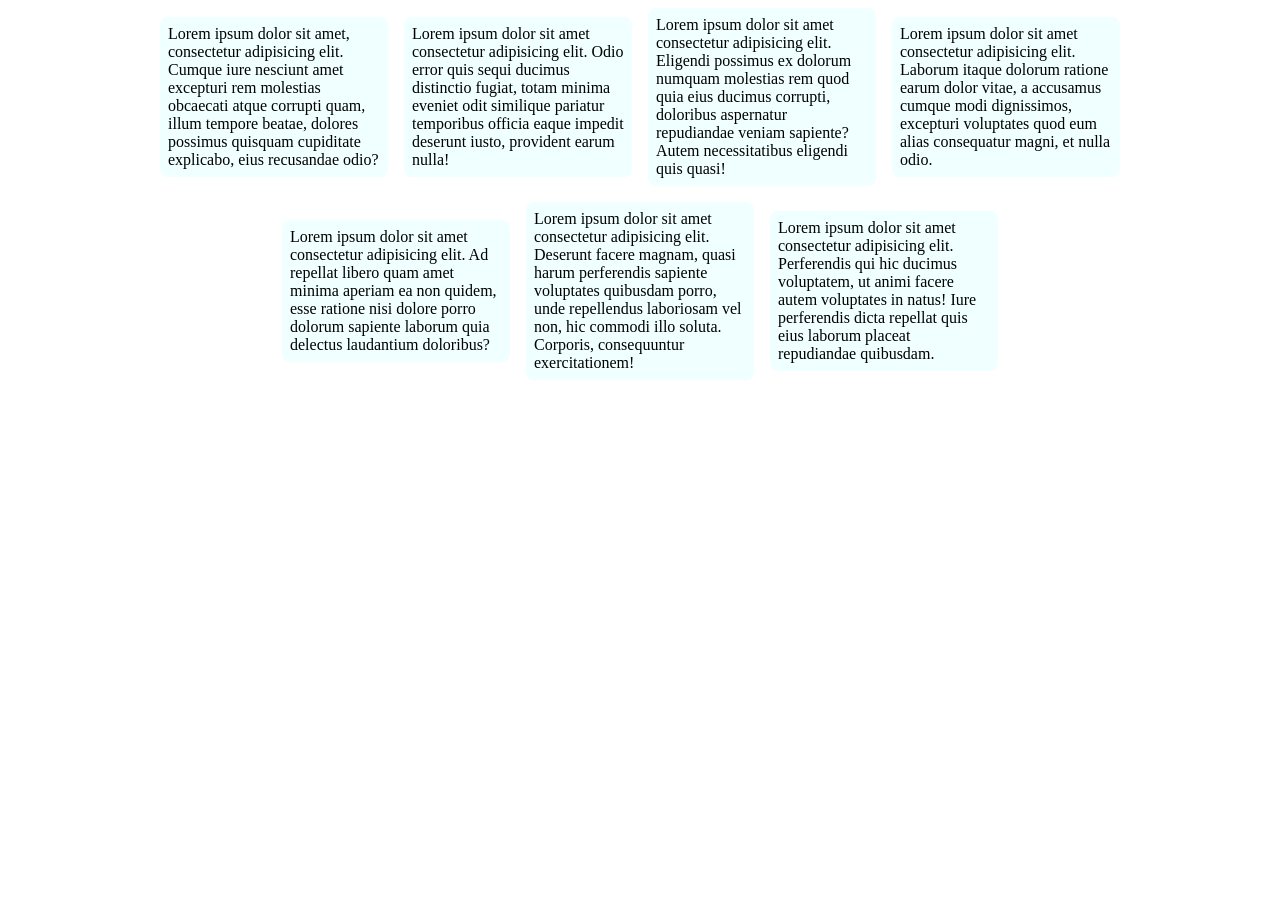
<file: lecture 2/index.html>
<!DOCTYPE html>
<html lang="en">

<head>
    <meta charset="UTF-8">
    <meta name="viewport" content="width=device-width, initial-scale=1.0">
    <title>Document</title>
    <link rel="stylesheet" href="style.css">
</head>

<body>
    <div class="container-parent">
        <div class="container box-row justify-center">
            <div class="box col">
                Lorem ipsum dolor sit amet, consectetur adipisicing elit. Cumque iure nesciunt amet excepturi rem
                molestias obcaecati atque corrupti quam, illum tempore beatae, dolores possimus quisquam cupiditate
                explicabo, eius recusandae odio?
            </div>
            <div class="box col">
                Lorem ipsum dolor sit amet consectetur adipisicing elit. Odio error quis sequi ducimus distinctio
                fugiat, totam minima eveniet odit similique pariatur temporibus officia eaque impedit deserunt iusto,
                provident earum nulla!
            </div>
            <div class="box col">
                Lorem ipsum dolor sit amet consectetur adipisicing elit. Eligendi possimus ex dolorum numquam molestias
                rem quod quia eius ducimus corrupti, doloribus aspernatur repudiandae veniam sapiente? Autem
                necessitatibus eligendi quis quasi!
            </div>
            <div class="box col">
                Lorem ipsum dolor sit amet consectetur adipisicing elit. Laborum itaque dolorum ratione earum dolor
                vitae, a accusamus cumque modi dignissimos, excepturi voluptates quod eum alias consequatur magni, et
                nulla odio.
            </div>
            <div class="box col">
                Lorem ipsum dolor sit amet consectetur adipisicing elit. Ad repellat libero quam amet minima aperiam ea
                non quidem, esse ratione nisi dolore porro dolorum sapiente laborum quia delectus laudantium doloribus?
            </div>
            <div class="box col">
                Lorem ipsum dolor sit amet consectetur adipisicing elit. Deserunt facere magnam, quasi harum perferendis
                sapiente voluptates quibusdam porro, unde repellendus laboriosam vel non, hic commodi illo soluta.
                Corporis, consequuntur exercitationem!
            </div>
            <div class="box col">
                Lorem ipsum dolor sit amet consectetur adipisicing elit. Perferendis qui hic ducimus voluptatem, ut
                animi facere autem voluptates in natus! Iure perferendis dicta repellat quis eius laborum placeat
                repudiandae quibusdam.
            </div>
        </div>
    </div>
</body>

</html>
</file>
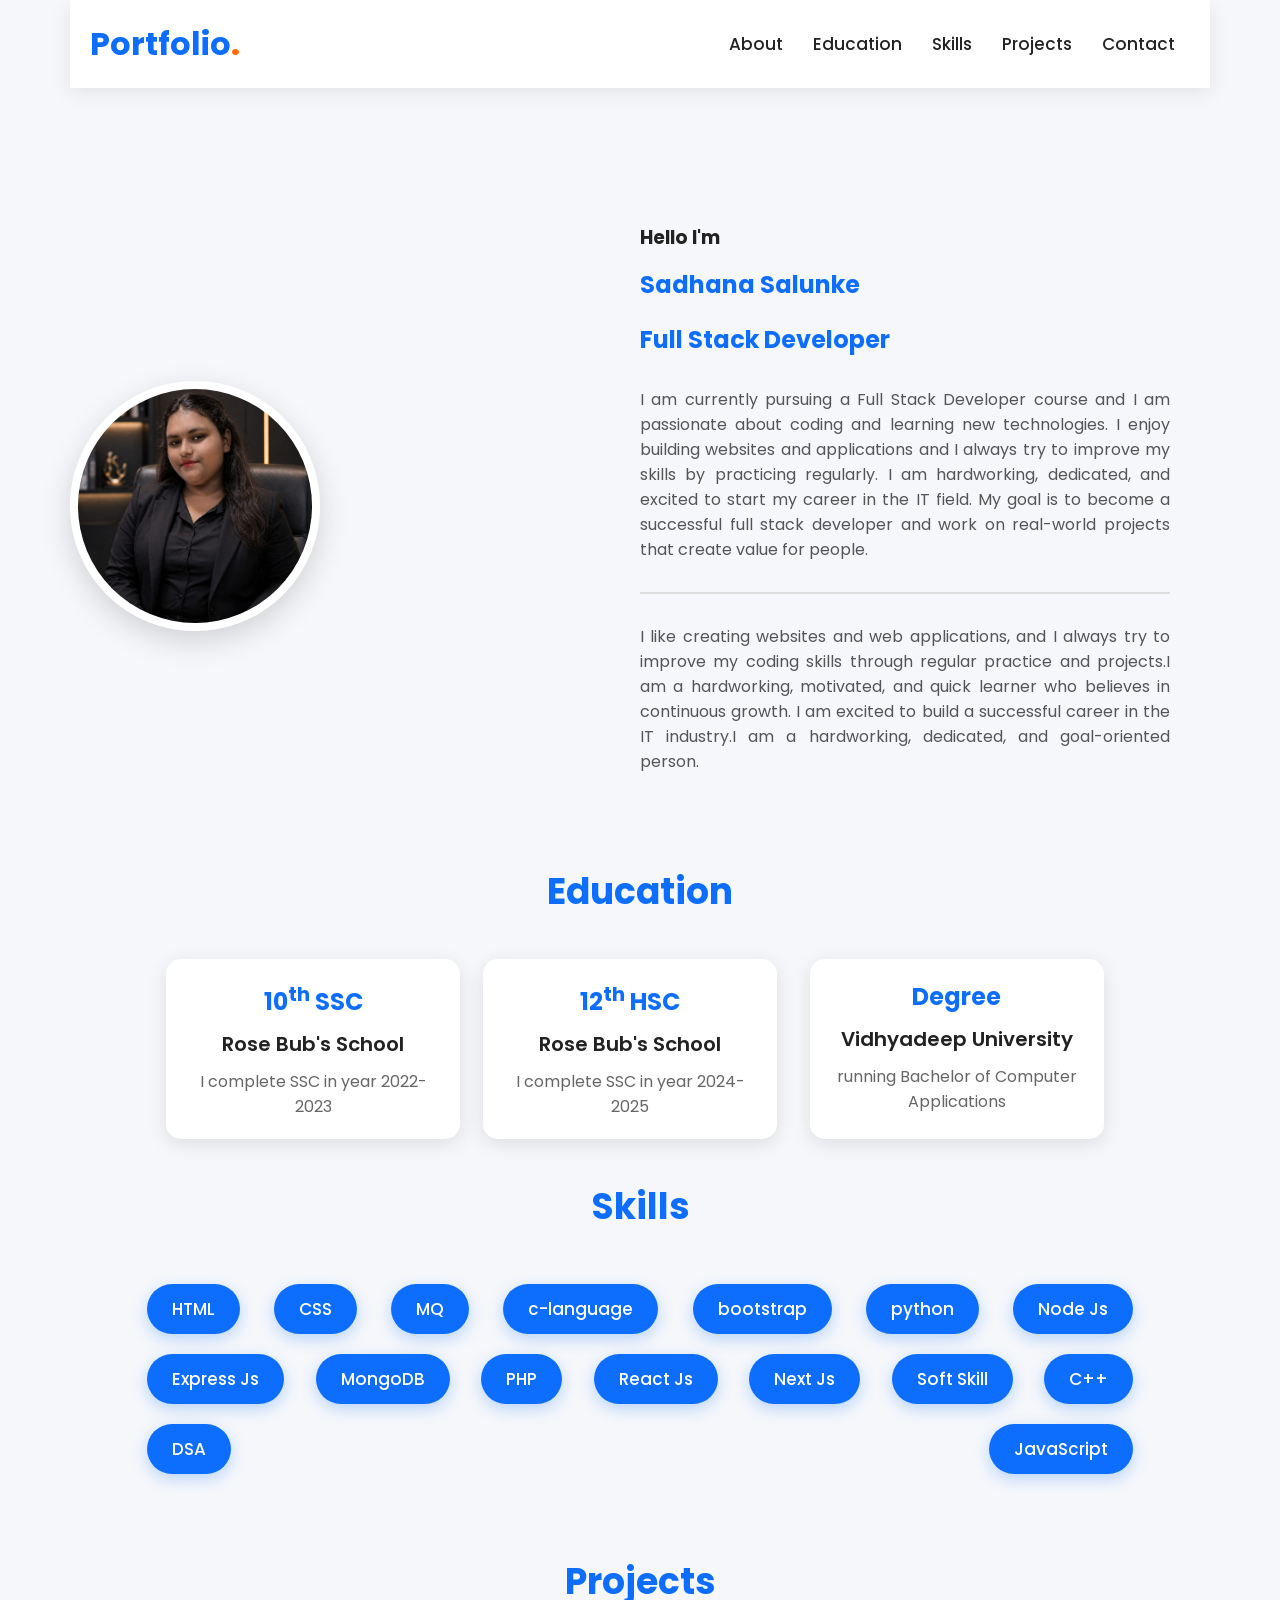
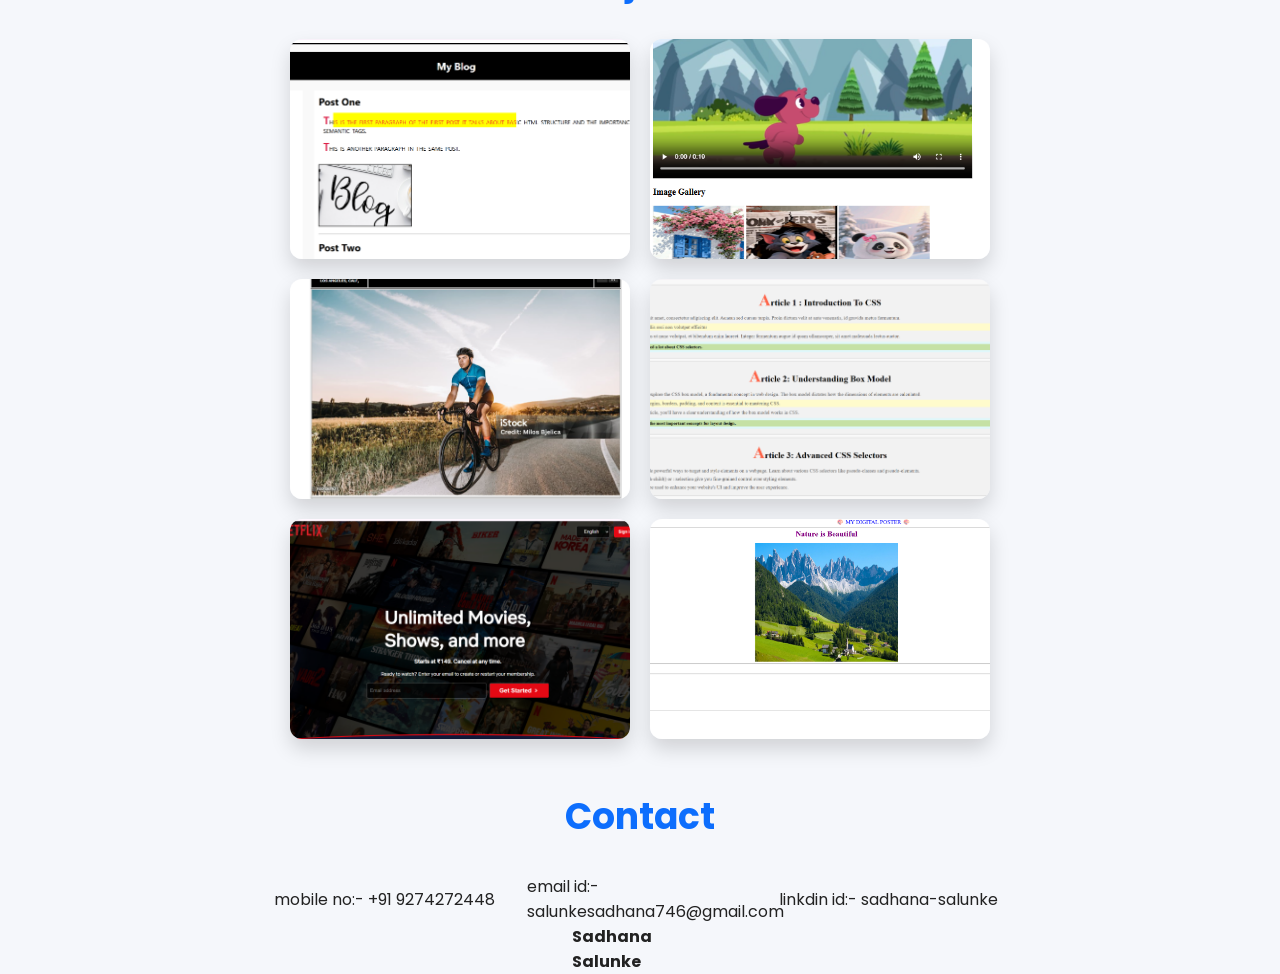
<file: Portfolio/index.html>
<!DOCTYPE html>
<html lang="en">

<head>
    <meta charset="UTF-8">
    <meta name="viewport" content="width=device-width, initial-scale=1.0">
    <title>Portfolio</title>
    <link rel="stylesheet" href="style.css">
</head>

<body>
    <div class="container-parent">
        <nav class="container d-flex justify-between p-2 col">
            <h2 class="d-flex">Portfolio <span>.</span></h2>
            <div class=" d-flex justify-end ">
                <a class="ph-2" href="#about">About</a>
                <a class="ph-2" href="#edu">Education</a>
                <a class="ph-2" href="#skill">Skills</a>
                <a class="ph-2" href="#project">Projects</a>
                <a class="ph-2" href="#contact">Contact</a>
            </div>
        </nav>
        <div class="container d-flex justify-between m-2" id="about">
            <div class="box-row justify-between">
                <div class=" d-flex align-center ">
                    <img height="300px" width="300px" src="pic.jpeg" alt="">
                </div>
                <div class="col-2 m-2 pv">
                    <h3 class="mv-4">Hello I'm</h3>
                    <h2 class="mv-4">Sadhana Salunke</h2>
                    <h2 class="mv-5"> Full Stack Developer</h2>
                    <p class="mv-6"> I am currently pursuing a Full Stack Developer course and I am
                        passionate about coding and learning new technologies. I enjoy building websites and
                        applications and I always try to improve my skills by practicing regularly. I am hardworking,
                        dedicated, and excited to start my career in the IT field. My goal is to become a successful
                        full stack developer and work on real-world projects that create value for people. </p>
                    <hr class="mv-6">
                    <p class="mv-6"> I like creating websites and web applications, and I always try to improve my
                        coding
                        skills through
                        regular practice and projects.I am a hardworking, motivated, and quick learner who believes in
                        continuous growth. I am excited to build a successful career in the IT industry.I am a
                        hardworking,
                        dedicated, and goal-oriented person.</p>
                </div>
            </div>
        </div>
        <section>
            <div class="container mv-6">
                <h1 id="edu">Education</h1>
                <div class="box-row justify-between align-center mv-6">
                    <div class="edu-box edu-col p-2">
                        <p>10<SUP>th</SUP> SSC</p>
                        <P>Rose Bub's School</P>
                        <p>I complete SSC in year 2022-2023</p>
                    </div>
                    <div class="edu-box edu-col p-2">
                        <p>12<SUP>th</SUP> HSC</p>
                        <P>Rose Bub's School</P>
                        <p>I complete SSC in year 2024-2025</p>
                    </div>
                    <div class="edu-box edu-col p-2 m-1">
                        <p>Degree</p>
                        <p>Vidhyadeep University</p>
                        <p>running Bachelor of Computer Applications</p>
                    </div>
                </div>
            </div>
        </section>
        <section>
            <div class="container">
                <h1 id="skill">Skills</h1>
                <div class="box-row align-center p-2 mv-6">
                    <span class="skills-box skill-col">HTML</span>
                    <span class="skills-box skill-col">CSS</span>
                    <span class="skills-box skill-col">MQ</span>
                    <span class="skills-box skill-col">c-language</span>
                    <span class="skills-box skill-col">bootstrap</span>
                    <span class="skills-box skill-col">python</span>
                    <span class="skills-box skill-col">Node Js</span>
                    <span class="skills-box skill-col">Express Js</span>
                    <span class="skills-box skill-col">MongoDB</span>
                    <span class="skills-box skill-col">PHP</span>
                    <span class="skills-box skill-col">React Js</span>
                    <span class="skills-box skill-col">Next Js</span>
                    <span class="skills-box skill-col">Soft Skill</span>
                    <span class="skills-box skill-col">C++</span>
                    <span class="skills-box skill-col">DSA</span>
                    <span class="skills-box skill-col">JavaScript</span>
                </div>
            </div>
        </section>
        <section>
            <div class="container mv-6 ">
                <h1 class="mv-6" id="project">Projects</h1>
                <div class="project-img box-row justify-between m-2 ">
                    <img class="project-img col-3" src="assets/image/Screenshot 11.2.1.png" alt="">
                    <img class="project-img col-3" src="assets/image/Screenshot 2026-04-23 120825.png" alt="">
                    <img class="project-img col-3" src="assets/image/Screenshot 2026-04-27 093309.png" alt="">
                    <img class="project-img col-3" src="assets/image/Screenshot 2026-05-31 002946.png" alt="">
                    <img class="project-img col-3" src="assets/image/Screenshot 2026-06-09 013655.png" alt="">
                    <img class="project-img col-3" src="assets/image/Screenshot 2026-04-23 121058.png" alt="">
                </div>
            </div>
        </section>
        <section>
            <div class="container ">
                <h1 class="mv-6" id="contact">Contact</h1>
                <div class="contact box-row justify-between">
                    <p class="con-box col-3">mobile no:- +91 9274272448</p>
                    <p class="con-box col-3">email id:- salunkesadhana746@gmail.com</p>
                    <p class="con-box col-3">linkdin id:- sadhana-salunke</p>
                </div>
            </div>
        </section>
        <section>
            <div class="container mv-6 ">
                <div class="d-flex  align-center justify-center ">
                    <h4>Sadhana Salunke</h4>
                </div>
            </div>
        </section>
    </div>
</body>

</html>
</file>
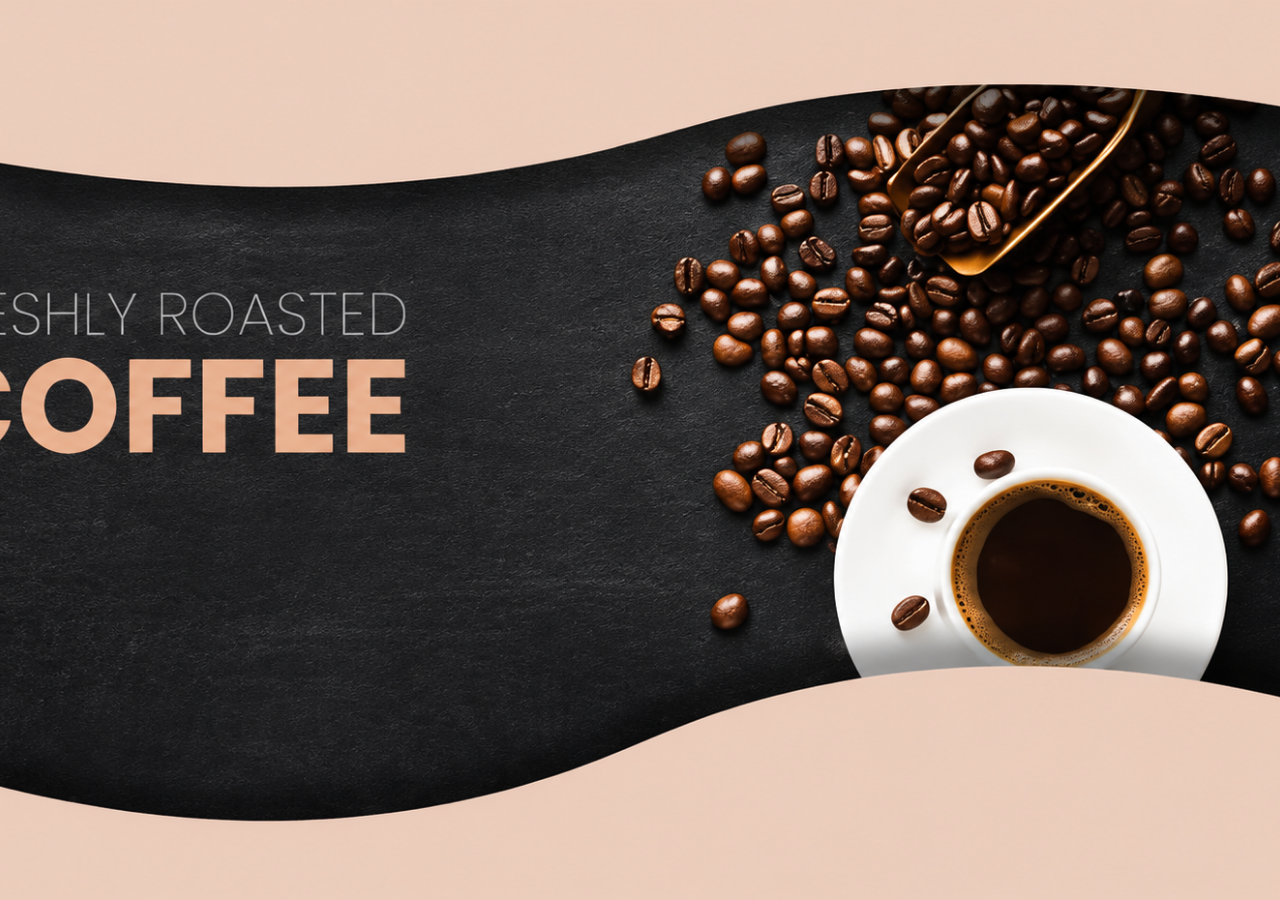
<file: test/index.html>
<!DOCTYPE html>
<html lang="en">
<head>
    <meta charset="UTF-8">
    <meta name="viewport" content="width=device-width, initial-scale=1.0">
    <title>Document</title>
    <link rel="stylesheet" href="style.css">
</head>
<body>
    <div class="nav">

    </div>
</body>
</html>
</file>
<file: lecture 2/style.css>
* {
    margin: 0px;
    padding: 0px;
    box-sizing: border-box;
}

body {
    height: 100vh;
    width: 100%;
}

.box {
    padding: 8px;
    margin: 8px;
    border-radius: 8px;
    background-color: azure;

}

.box-row{
    display: flex;
    flex-wrap: wrap;
}

.col {
    width: 100%;
}
.col-2 {
    width: 50%;
}
.col-3 {
    width: 33.33%;
}
.col-4 {
    width: 25%;
}
.col-5 {
    width: 20%;
}
.col-6 {
    width: 16.66%;
}

.d-flex {
    display: flex;
}

.justify-center {
    justify-content: center;
}
.justify-start {
    justify-content: start;
}
.justify-end {
    justify-content: end;
}
.justify-evenly {
    justify-content: space-evenly;
}
.justify-between {
    justify-content: space-between;
}

.m-1 {
    margin: 4px;
}

.m-2 {
    margin: 8px;
}

.mh-3 {
    margin: 0px 10px;
}

.mv-4 {
    max-width: 8px 0px;
}

.p-1 {
    padding: 4px;
}

.p-2 {
    padding: 8px;
}

.ph-1 {
    padding: 0px 4px;
}
.ph-2 {
    padding: 0px 8px;
}
.pv {
    padding: 8px 0px;
}

.container-parent {
    width: 100%;
    display: flex;
    align-items: center;
    justify-content: center;
}

.container {
    width: 1320px; 
    align-items: center;
}


@media (max-width: 1400px){
    .container{
        width: 1140px;
    }

    .col {
        width: 20%;
    }
}

@media (max-width: 1200px){
    .container{
        width: 960px;
    }

     .col {
        width: 33.33%;
    }
}

@media (max-width: 992px){
    .container{
        width: 720px;
    }

     .col {
        width: 25%;
    }
}

@media (max-width: 768px){
    .container{
        width: 540px;
    }

     .col {
        width: 50%;
    }
}
@media (max-width: 576px){
    .container{
        width: 100%;
    }

     .col {
        width: 100%;
    }
}
</file>
<file: Portfolio/style.css>
@import url('https://fonts.googleapis.com/css2?family=Poppins:wght@300;400;500;600;700&display=swap');


* {
    margin: 0;
    padding: 0;
    box-sizing: border-box;
}

body {
    font-family: 'Poppins', sans-serif;
    background: #f5f7fb;
    color: #222;
    width: 100%;
    height: 100vh;
}

a {
    text-decoration: none;
    color: #222;
    transition: .3s;
}

img {
    max-width: 100%;
    display: block;
}

.container-parent {
    width: 100%;
    display: flex;
    flex-direction: column;
    align-items: center;
}

.container {
    width: 100%;
    max-width: 1320px;
}

.d-flex {
    display: flex;
}

.box-row {
    display: flex;
    flex-wrap: wrap;
}

.justify-between {
    justify-content: space-between;
}

.justify-center {
    justify-content: center;
}

.justify-end {
    justify-content: flex-end;
}

.align-center {
    align-items: center;
}

.col {
    width: 100%;
}

.col-2 {
    width: 50%;
}

.col-3 {
    width: 30%;
}

.edu-col {
    width: 32%;
}

.skill-col {
    width: auto;
}

.p-2 {
    padding: 20px;
}

.ph-2 {
    padding: 0 15px;
}

.m-1 {
    margin: 10px;
}

.m-2 {
    margin: 20px;
}

.mv-4 {
    margin: 15px 0;
}

.mv-5 {
    margin: 20px 0;
}

.mv-6 {
    margin: 30px 0;
}

.pv {
    padding: 40px 20px;
}

nav {
    background: #fff;
    box-shadow: 0 5px 20px rgba(0, 0, 0, .08);
}

nav h2 {
    font-size: 32px;
    color: #0d6efd;
}

nav h2 span {
    color: #ff6b00;
}

nav div {
    display: flex;
    align-items: center;
}

nav a {
    font-size: 17px;
    font-weight: 500;
}

nav a:hover {
    color: #0d6efd;
}

#about {
    margin-top: 60px;
}

#about img {
    width: 320px;
    height: 320px;
    object-fit: cover;
    border-radius: 50%;
    border: 8px solid white;
    box-shadow: 0 10px 30px rgba(0, 0, 0, .15);
}

#about h2 {
    color: #0d6efd;
    font-size: 24px;
}

#about h1 {
    font-size: 42px;
    color: #222;
}

#about p {
    color: #555;
    text-align: justify;
}

hr {
    border: none;
    height: 2px;
    background: #ddd;
}

section h1 {
    text-align: center;
    font-size: 36px;
    color: #0d6efd;
    margin-bottom: 30px;
}

.edu-box {
    background: #fff;
    border-radius: 15px;
    box-shadow: 0 5px 20px rgba(0, 0, 0, .1);
    transition: .3s;
    text-align: center;
    min-height: 180px;
}

.edu-box:hover {
    transform: translateY(-8px);
    box-shadow: 0 15px 30px rgba(0, 0, 0, .15);
}

.edu-box p:first-child {
    font-size: 24px;
    font-weight: 700;
    color: #0d6efd;
    margin-bottom: 10px;
}

.edu-box p:nth-child(2) {
    font-size: 20px;
    font-weight: 600;
    margin-bottom: 10px;
}

.edu-box p:last-child {
    color: #666;
    font-size: 16px;
}

#skill {
    margin-bottom: 30px;
}

.box-row {
    display: flex;
    flex-wrap: wrap;
    gap: 20px;
}

.skills-box {
    padding: 12px 25px;
    background: #0d6efd;
    color: #fff;
    border-radius: 30px;
    font-size: 17px;
    font-weight: 500;
    transition: .3s;
    cursor: pointer;
    box-shadow: 0 5px 15px rgba(13, 110, 253, .25);
}

.skills-box:hover {
    background: #ff6b00;
    transform: scale(1.08);
}

.project-img {
    display: flex;
    flex-wrap: wrap;
    gap: 25px;
    justify-content: center;
}

.project-img img {
    width: 350px;
    height: 220px;
    object-fit: cover;
    border-radius: 12px;
    box-shadow: 0 10px 20px rgba(0, 0, 0, .15);
    transition: .4s;
    cursor: pointer;
}

.project-img img:hover {
    transform: translateY(-10px) scale(1.03);
    box-shadow: 0 20px 35px rgba(0, 0, 0, .2);
}


@media (min-width:576px) {

    .container {
        width: 95%;
        margin: auto;
    }

    nav {
        flex-direction: column;
        align-items: center;
        gap: 20px;
    }

    nav div {
        display: flex;
        flex-wrap: wrap;
        justify-content: center;
    }

    .box-row {
        flex-direction: column;
        align-items: center;
        gap: 20px;
    }

    .col-2,
    .col-3,
    .edu-col,
    .skill-col {
        width: 100%;
    }

    #about img {
        width: 250px;
        height: 250px;
    }

    .project-img img {
        width: 100%;
        height: auto;
    }

    .contact {
        flex-direction: column;
        gap: 20px;
    }

    .con-box {
        width: 100%;

    }

}


@media (min-width:768px) {

    .container {
        width: 90%;
    }

    nav {
        flex-direction: row;
        justify-content: space-between;
        align-items: center;
    }

    nav div {
        flex-wrap: nowrap;
    }

    .box-row {
        flex-direction: row;
        justify-content: space-between;
    }

    .col-2 {
        width: 100%;
    }

    .col-3 {
        width: 48%;
    }

    .edu-col {
        width: 48%;
    }

    .skill-col {
        width: auto;
    }

    .project-img {
        justify-content: center;
    }

    .project-img img {
        width: 320px;
        height: 200px;
    }

    .contact {
        flex-direction: row;
        flex-wrap: wrap;
    }

    .con-box {
        width: 48%;
    }

}

@media (min-width:992px) {

    .container {
        max-width: 960px;
    }

    .col-2 {
        width: 50%;
    }

    .col-3 {
        width: 30%;
    }

    .edu-col {
        width: 31%;
    }

    .project-img img {
        width: 300px;
        height: 200px;
    }

    .con-box {
        width: 31%;
    }

}

@media (min-width:1200px) {

    .container {
        max-width: 1140px;
    }

    .project-img img {
        width: 340px;
        height: 220px;
    }

}

@media (min-width:1400px) {

    .container {
        max-width: 1320px;
    }

    .project-img img {
        width: 360px;
        height: 230px;
    }
    .contact {
        width: 100% ;
        justify-content: space-evenly;
    }
}
</file>
<file: test/style.css>
* {
    margin: 0px;
    padding: 0px;
    box-sizing: border-box;
}

body {
    width: 100%;
    height: 100vh;
}

.nav {
    background-image: url(hero-img.png);
    width: 100%;
    height: 100%;
    background-size: cover;
    background-position: center;
    align-items: center;
}
</file>
